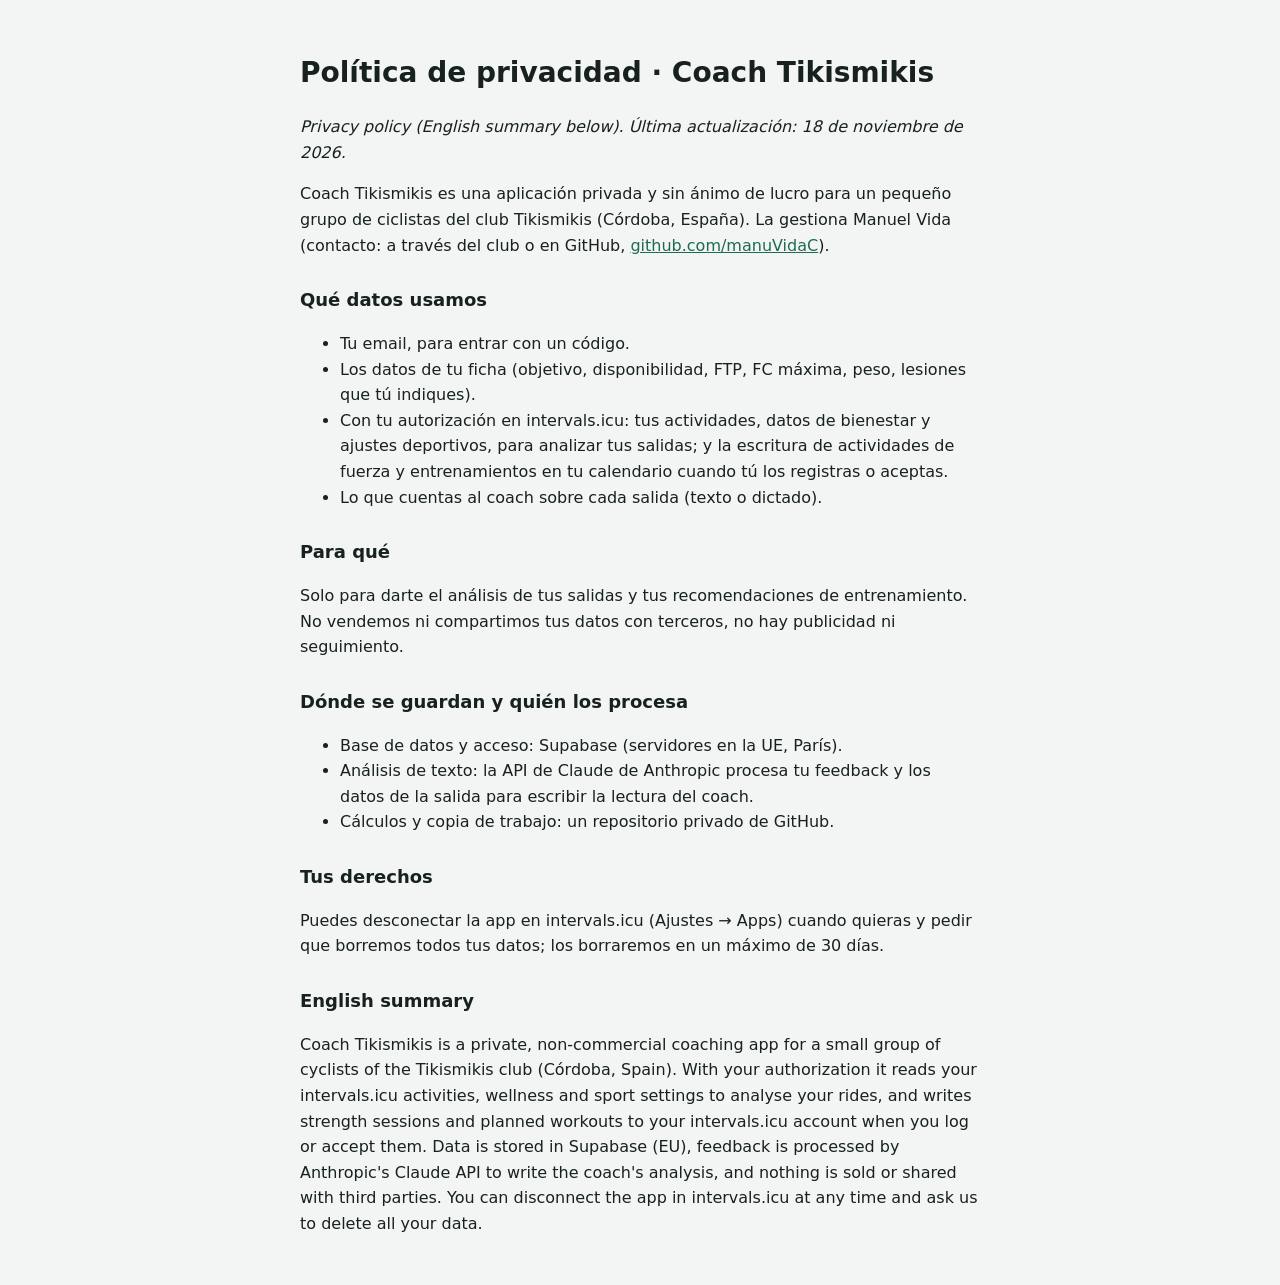
<file: privacidad.html>
<!doctype html>
<html lang="es"><head><meta charset="utf-8"><meta name="viewport" content="width=device-width,initial-scale=1">
<title>Privacidad · Coach Tikismikis</title>
<style>body{font-family:-apple-system,system-ui,sans-serif;max-width:680px;margin:0 auto;padding:32px 16px;line-height:1.6;color:#17211e;background:#f2f5f3}h1{font-size:28px}h2{font-size:18px;margin-top:28px}a{color:#1f6b52}@media (prefers-color-scheme:dark){body{background:#0e1513;color:#e7eeea}a{color:#6fc49a}}</style></head>
<body>
<h1>Política de privacidad · Coach Tikismikis</h1>
<p><em>Privacy policy (English summary below). Última actualización: 18 de noviembre de 2026.</em></p>
<p>Coach Tikismikis es una aplicación privada y sin ánimo de lucro para un pequeño grupo de ciclistas del club Tikismikis (Córdoba, España). La gestiona Manuel Vida (contacto: a través del club o en GitHub, <a href="https://github.com/manuVidaC">github.com/manuVidaC</a>).</p>
<h2>Qué datos usamos</h2>
<ul>
<li>Tu email, para entrar con un código.</li>
<li>Los datos de tu ficha (objetivo, disponibilidad, FTP, FC máxima, peso, lesiones que tú indiques).</li>
<li>Con tu autorización en intervals.icu: tus actividades, datos de bienestar y ajustes deportivos, para analizar tus salidas; y la escritura de actividades de fuerza y entrenamientos en tu calendario cuando tú los registras o aceptas.</li>
<li>Lo que cuentas al coach sobre cada salida (texto o dictado).</li>
</ul>
<h2>Para qué</h2>
<p>Solo para darte el análisis de tus salidas y tus recomendaciones de entrenamiento. No vendemos ni compartimos tus datos con terceros, no hay publicidad ni seguimiento.</p>
<h2>Dónde se guardan y quién los procesa</h2>
<ul>
<li>Base de datos y acceso: Supabase (servidores en la UE, París).</li>
<li>Análisis de texto: la API de Claude de Anthropic procesa tu feedback y los datos de la salida para escribir la lectura del coach.</li>
<li>Cálculos y copia de trabajo: un repositorio privado de GitHub.</li>
</ul>
<h2>Tus derechos</h2>
<p>Puedes desconectar la app en intervals.icu (Ajustes → Apps) cuando quieras y pedir que borremos todos tus datos; los borraremos en un máximo de 30 días.</p>
<h2>English summary</h2>
<p>Coach Tikismikis is a private, non-commercial coaching app for a small group of cyclists of the Tikismikis club (Córdoba, Spain). With your authorization it reads your intervals.icu activities, wellness and sport settings to analyse your rides, and writes strength sessions and planned workouts to your intervals.icu account when you log or accept them. Data is stored in Supabase (EU), feedback is processed by Anthropic's Claude API to write the coach's analysis, and nothing is sold or shared with third parties. You can disconnect the app in intervals.icu at any time and ask us to delete all your data.</p>
</body></html>
</file>
